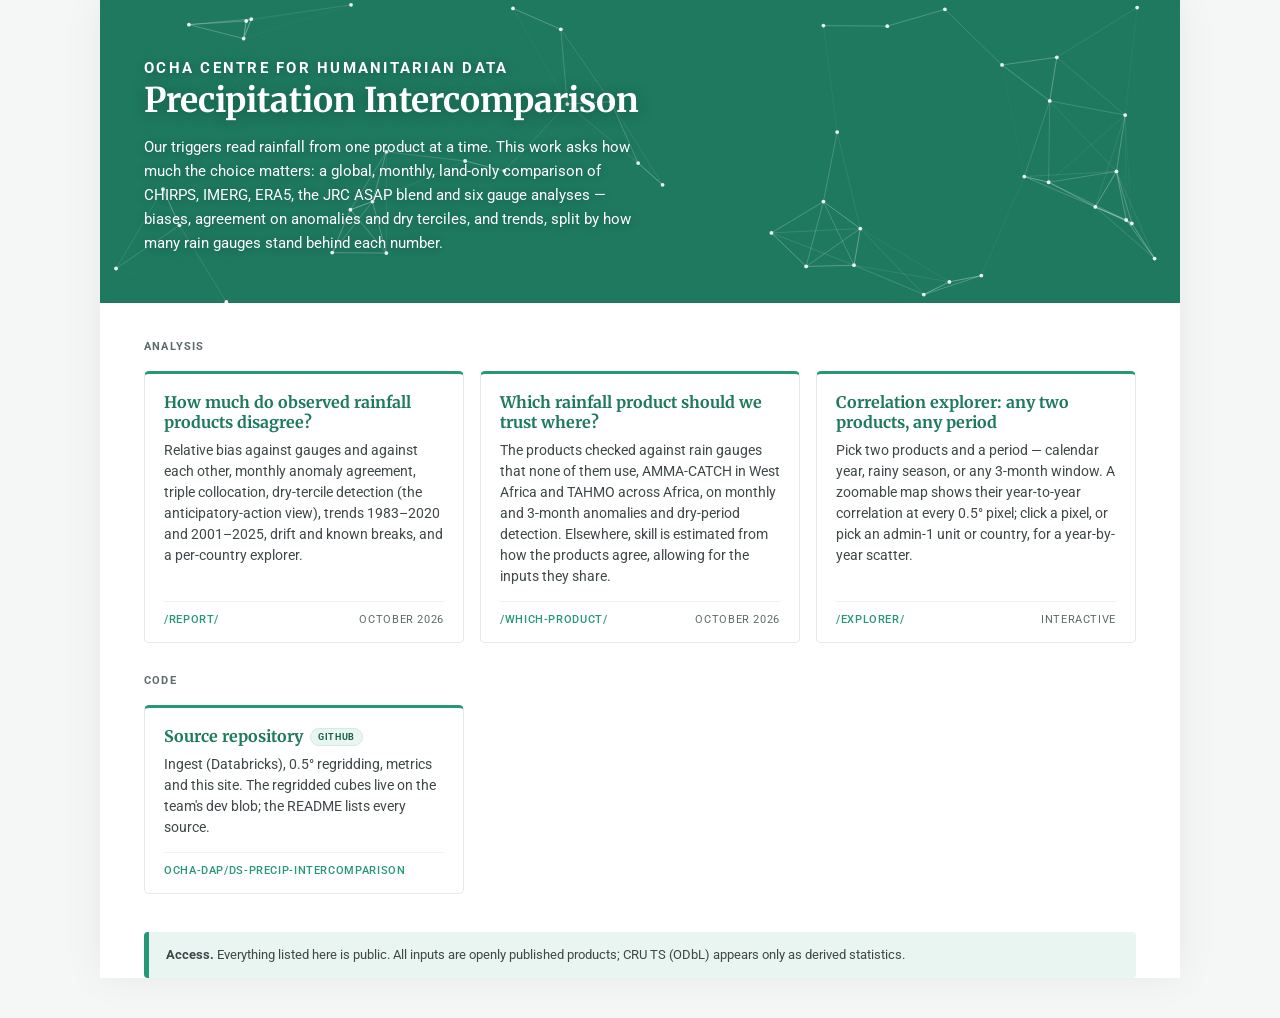
<file: pages/index.html>
<!DOCTYPE html>
<html lang="en">
<head>
<meta charset="utf-8">
<meta name="viewport" content="width=device-width, initial-scale=1">
<title>Precipitation Intercomparison — OCHA Centre for Humanitarian Data</title>
<meta name="description" content="How CHIRPS, IMERG, ERA5 and gauge analyses differ in bias, anomalies, dry terciles and trends — globally, monthly, over land.">
<link rel="preconnect" href="https://fonts.googleapis.com">
<link rel="preconnect" href="https://fonts.gstatic.com" crossorigin>
<link href="https://fonts.googleapis.com/css2?family=Merriweather:wght@700&family=Roboto:wght@400;500;700&display=swap" rel="stylesheet">
<link rel="stylesheet" href="assets/site.css">
</head>
<body>
<div class="wrap">
  <header class="hero">
    <canvas id="bg" aria-hidden="true"></canvas>
    <div class="inner">
      <p class="eyebrow">OCHA Centre for Humanitarian Data</p>
      <h1>Precipitation Intercomparison</h1>
      <p>Our triggers read rainfall from one product at a time. This work asks how much the choice
         matters: a global, monthly, land-only comparison of CHIRPS, IMERG, ERA5, the JRC ASAP blend
         and six gauge analyses — biases, agreement on anomalies and dry terciles, and trends, split by
         how many rain gauges stand behind each number.</p>
    </div>
  </header>
  <main>
    <p class="label">Analysis</p>
    <div class="grid">
      <a class="k" href="report/">
        <h2>How much do observed rainfall products disagree?</h2>
        <p>Relative bias against gauges and against each other, monthly anomaly agreement, triple
           collocation, dry-tercile detection (the anticipatory-action view), trends 1983–2020 and
           2001–2025, drift and known breaks, and a per-country explorer.</p>
        <span class="foot"><em>/report/</em><span>October 2026</span></span>
      </a>
      <a class="k" href="which-product/">
        <h2>Which rainfall product should we trust where?</h2>
        <p>The products checked against rain gauges that none of them use, AMMA-CATCH in West Africa and
           TAHMO across Africa, on monthly and 3-month anomalies and dry-period detection. Elsewhere, skill
           is estimated from how the products agree, allowing for the inputs they share.</p>
        <span class="foot"><em>/which-product/</em><span>October 2026</span></span>
      </a>
      <a class="k" href="explorer/">
        <h2>Correlation explorer: any two products, any period</h2>
        <p>Pick two products and a period — calendar year, rainy season, or any 3-month window. A zoomable
           map shows their year-to-year correlation at every 0.5° pixel; click a pixel, or pick an admin-1
           unit or country, for a year-by-year scatter.</p>
        <span class="foot"><em>/explorer/</em><span>Interactive</span></span>
      </a>
    </div>
    <p class="label label-2">Code</p>
    <div class="grid">
      <a class="k" href="https://github.com/OCHA-DAP/ds-precip-intercomparison">
        <h2>Source repository<span class="chip chip-ext">GitHub</span></h2>
        <p>Ingest (Databricks), 0.5° regridding, metrics and this site. The regridded cubes live on the
           team's dev blob; the README lists every source.</p>
        <span class="foot"><em>OCHA-DAP/ds-precip-intercomparison</em></span>
      </a>
    </div>
  </main>
  <div class="note">
    <p><strong>Access.</strong> Everything listed here is public. All inputs are openly published
       products; CRU TS (ODbL) appears only as derived statistics.</p>
  </div>
</div>
<script src="assets/hero.js"></script>
</body>
</html>
</file>
<file: pages/assets/site.css>
/* HDX v2 design tokens, copied from OCHA-DAP/ds-geospatial-impact-estimates' pages template
 * (itself from OCHA-DAP/ds-storm-impact-harmonisation) so the team's Pages sites read as one
 * system. Gate-form styles dropped: nothing on this site is passphrase-gated.
 *
 * Light mode only, matching the reference: there is deliberately no prefers-color-scheme rule.
 * The only media queries are the 640px breakpoint and prefers-reduced-motion. */
:root {
  --b5:#269777; --b6:#1e795f; --b7:#18614c; --b05:#e9f5f1; --b1:#d4eae4;
  --n9:#1f2324; --n8:#3f4748; --n7:#5e6a6b; --n05:#f5f7f7;
}
* { box-sizing:border-box; }
body {
  margin:0; background:var(--n05); color:var(--n9);
  font-family:'Roboto',system-ui,-apple-system,'Segoe UI','Helvetica Neue',Arial,sans-serif;
  line-height:1.5;
}
.wrap { max-width:1080px; margin:0 auto; background:#fff; min-height:100vh;
        box-shadow:0 0 40px rgba(31,35,36,.06); }

/* ── hero ─────────────────────────────────────────────────────────────── */
.hero { position:relative; overflow:hidden; background:var(--b6); padding:56px 44px 48px; }
.hero canvas { position:absolute; inset:0; width:100%; height:100%; z-index:0; }
.hero .inner { position:relative; z-index:1; }
.eyebrow { font-size:11px; letter-spacing:.15em; text-transform:uppercase; font-weight:700;
           color:rgba(255,255,255,.88); margin:0 0 12px;
           text-shadow:0 1px 8px rgba(0,0,0,.25); }
.hero h1 { font-family:'Merriweather',Georgia,'Times New Roman',serif; font-weight:700;
           font-size:34px; line-height:1.2; color:#fff; margin:0 0 14px;
           text-shadow:0 2px 16px rgba(0,0,0,.28); }
.hero p { margin:0; font-size:15px; line-height:1.6; color:#fff; max-width:64ch;
          text-shadow:0 1px 10px rgba(0,0,0,.25); }

/* ── cards ────────────────────────────────────────────────────────────── */
main { padding:36px 44px 8px; }
.label { font-size:11px; font-weight:700; letter-spacing:.11em; text-transform:uppercase;
         color:var(--n7); margin:0 0 16px; }
.grid { display:grid; grid-template-columns:repeat(auto-fill,minmax(300px,1fr)); gap:16px; }

.k { display:flex; flex-direction:column; text-decoration:none; color:inherit;
     background:#fff; border:1px solid #e2e7e7; border-top:3px solid var(--b5);
     border-radius:5px; padding:18px 19px 14px;
     transition:box-shadow .18s ease, transform .18s ease; }
.k:hover, .k:focus-visible { box-shadow:0 4px 20px rgba(31,35,36,.10);
                             transform:translateY(-2px); outline:none; }
.k:focus-visible { border-color:var(--b5); box-shadow:0 0 0 3px var(--b1); }
.k h2 { font-family:'Merriweather',Georgia,serif; margin:0 0 8px; font-size:16px;
        font-weight:700; color:var(--b6); line-height:1.25; }
.k p { margin:0 0 14px; font-size:13.5px; color:var(--n8); line-height:1.55; flex:1; }
.k .foot { display:flex; justify-content:space-between; align-items:center; gap:10px;
           font-size:10.5px; color:var(--n7); text-transform:uppercase;
           letter-spacing:.06em; border-top:1px solid #f0f3f3; padding-top:10px; }
.k .foot em { font-style:normal; color:var(--b5); font-weight:500; }

.chip { display:inline-block; font-size:9px; padding:2.5px 7px; border-radius:10px;
        margin-left:7px; text-transform:uppercase; letter-spacing:.07em; font-weight:700;
        vertical-align:2.5px; font-family:'Roboto',sans-serif; }
.chip-ext { background:var(--b05); color:var(--b7); border:1px solid var(--b1); }
.chip-dev { background:#fdf3e7; color:#b26514; border:1px solid #f6dcc0; }

/* ── notes / footer ───────────────────────────────────────────────────── */
.note { margin:30px 44px 40px; padding:13px 17px; border-radius:4px;
        background:var(--b05); border-left:5px solid var(--b5);
        font-size:12.5px; color:var(--n8); line-height:1.6; }
.note code { background:#fff; border:1px solid var(--b1); padding:1.5px 6px;
             border-radius:3px; font-size:11.5px; color:var(--b7); }
.note a { color:var(--b6); }
.note p { margin:0 0 9px; }
.note p:last-child { margin-bottom:0; }

@media (max-width:640px) {
  .hero { padding:40px 22px 34px; }
  .hero h1 { font-size:26px; }
  main { padding:26px 22px 4px; }
  .note { margin:24px 22px 32px; }
}
/* Respect users who ask for less motion — the canvas paints one static frame. */
@media (prefers-reduced-motion:reduce) { .hero canvas { animation:none; } }

/* ── feature card (the app) ───────────────────────────────────────────────
 * The app had been at / until the Pages restructure, so most people reaching
 * this page were trying to reach IT. It gets its own row and a screenshot:
 * someone who knows the tool recognises it far faster than they read a card.
 *
 * The image is a flex ITEM, not a background, so it keeps its intrinsic ratio
 * and cannot crop the map's edges away at an unlucky viewport. */
.grid-one { grid-template-columns:1fr; }
.label-2 { margin-top:30px; }

.k-feature { flex-direction:row; align-items:stretch; gap:0; padding:0; overflow:hidden; }
.k-feature .body { display:flex; flex-direction:column; padding:18px 19px 14px;
                   flex:1 1 48%; min-width:0; }
/* .k p grows by default so the foot sits at the bottom of a text-only card. In
 * the feature card the image already sets the height, so growing the paragraph
 * just opens a gap between it and the line beneath. Let the text sit at the top
 * and push the FOOT down instead. */
.k-feature .body p { flex:0 0 auto; margin-bottom:10px; }
.k-feature .shot { flex:1 1 52%; min-width:0; display:flex; align-items:flex-start;
                   background:var(--n05); border-left:1px solid #eef1f1; }
.k-feature .shot img { width:100%; height:auto; display:block; }
/* The right-hand cell of the foot is a plain span, not the /path/ em — say where
 * the reader has just come from, since that is the question they arrived with. */
.k-feature .foot span { color:var(--n7); }

@media (max-width:760px) {
  /* Stack before the text column gets too narrow to read; the screenshot is
     still worth showing, just beneath rather than beside. */
  .k-feature { flex-direction:column; }
  .k-feature .shot { border-left:0; border-top:1px solid #eef1f1; }
}
.k-feature .views { flex:0 0 auto; font-size:12px; color:var(--n7);
                    line-height:1.7; margin-bottom:14px; }
.k-feature .foot { margin-top:auto; }
</file>
